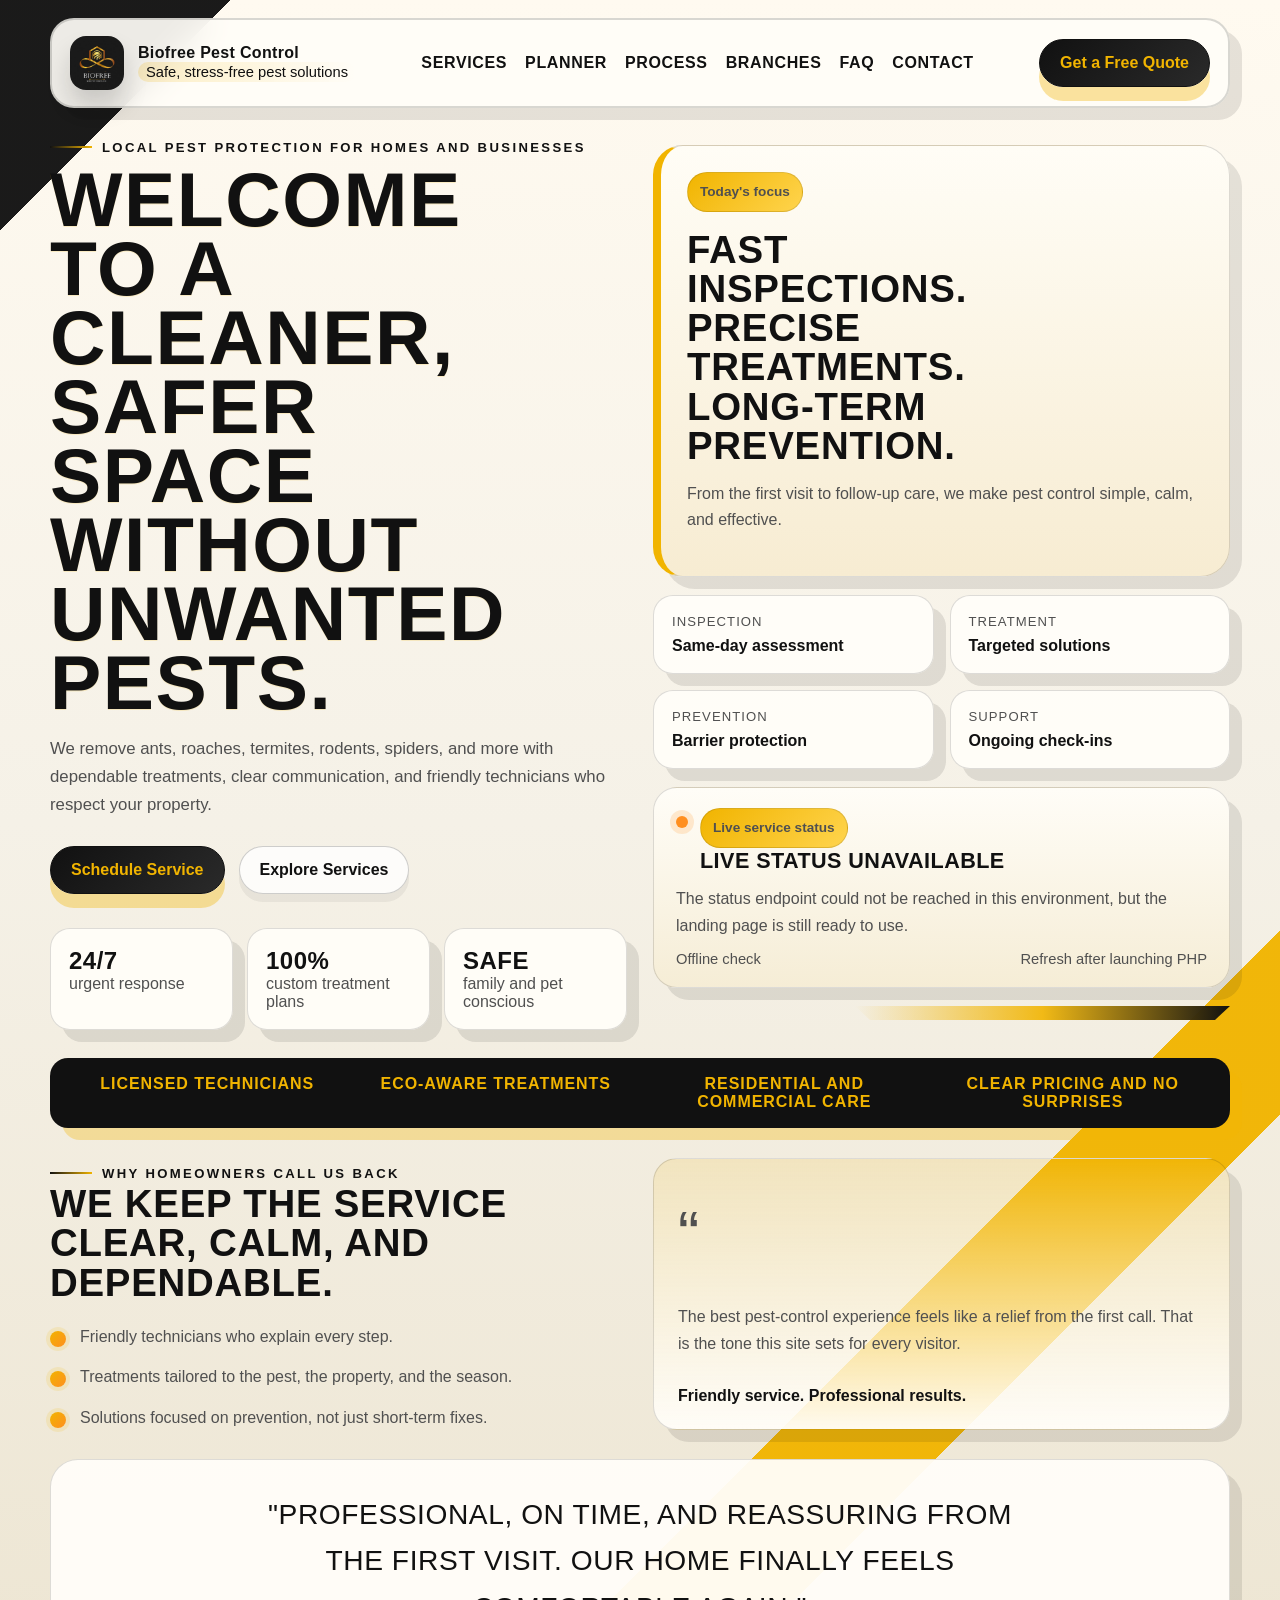
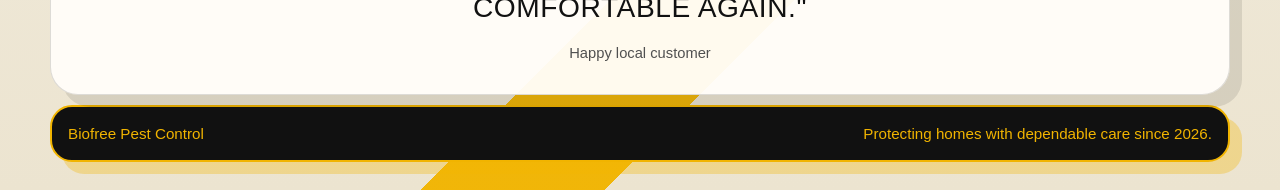
<file: index.html>
<!DOCTYPE html>
<html lang="en">
<head>
    <meta charset="UTF-8">
    <meta name="viewport" content="width=device-width, initial-scale=1.0">
    <meta name="description" content="Biofree Pest Control provides safe, stress-free pest solutions for homes and businesses.">
    <meta name="theme-color" content="#f1b400">
    <title>Biofree Pest Control | Interactive Pest Control Services</title>
    <link rel="stylesheet" href="global.css">
    <link rel="stylesheet" href="style.css">
    <script src="app.js" defer></script>
</head>
<body>
    <div class="page-shell">
        <header class="site-header">
            <div class="brand">
                <a href="index.html" class="brand-logo-link">
                    <img class="brand-logo" src="Biofree Group of Companies Logo.jpg" alt="Biofree Pest Control logo">
                </a>
                <div>
                    <p class="brand-kicker">Biofree Pest Control</p>
                    <p class="brand-subtitle">Safe, stress-free pest solutions</p>
                </div>
            </div>
            <nav class="site-nav" aria-label="Primary">
                <a href="services.html">Services</a>
                <a href="planner.html">Planner</a>
                <a href="process.html">Process</a>
                <a href="branches.html">Branches</a>
                <a href="faq.html">FAQ</a>
                <a href="contact.html">Contact</a>
            </nav>
            <a class="button button-solid" href="contact.html">Get a Free Quote</a>
        </header>

        <main>
            <section class="hero reveal">
                <div class="hero-copy">
                    <p class="eyebrow">Local pest protection for homes and businesses</p>
                    <h1>Welcome to a cleaner, safer space without unwanted pests.</h1>
                    <p class="hero-text">
                        We remove ants, roaches, termites, rodents, spiders, and more with dependable treatments,
                        clear communication, and friendly technicians who respect your property.
                    </p>
                    <div class="hero-actions">
                        <a class="button button-solid" href="contact.html">Schedule Service</a>
                        <a class="button button-ghost" href="services.html">Explore Services</a>
                    </div>
                    <div class="hero-metrics" aria-label="Service highlights">
                        <div>
                            <strong>24/7</strong>
                            <span>urgent response</span>
                        </div>
                        <div>
                            <strong>100%</strong>
                            <span>custom treatment plans</span>
                        </div>
                        <div>
                            <strong>Safe</strong>
                            <span>family and pet conscious</span>
                        </div>
                    </div>
                </div>

                <div class="hero-panel">
                    <div class="hero-card hero-card-large">
                        <p class="card-label">Today's focus</p>
                        <h2>Fast inspections. Precise treatments. Long-term prevention.</h2>
                        <p>
                            From the first visit to follow-up care, we make pest control simple, calm, and effective.
                        </p>
                    </div>
                    <div class="hero-card-grid">
                        <article class="mini-card">
                            <span>Inspection</span>
                            <strong>Same-day assessment</strong>
                        </article>
                        <article class="mini-card">
                            <span>Treatment</span>
                            <strong>Targeted solutions</strong>
                        </article>
                        <article class="mini-card">
                            <span>Prevention</span>
                            <strong>Barrier protection</strong>
                        </article>
                        <article class="mini-card">
                            <span>Support</span>
                            <strong>Ongoing check-ins</strong>
                        </article>
                    </div>
                    <div class="status-panel" aria-live="polite">
                        <div class="status-panel-head">
                            <span class="status-dot" data-status-dot></span>
                            <div>
                                <p class="card-label">Live service status</p>
                                <h3 data-status-title>Checking availability...</h3>
                            </div>
                        </div>
                        <p data-status-copy>Loading the latest status from the system.</p>
                        <div class="status-meta">
                            <span data-status-service>Biofree Pest Control</span>
                            <span data-status-updated>Awaiting update</span>
                        </div>
                    </div>
                </div>
            </section>

            <section class="trust-bar reveal" aria-label="Trust indicators">
                <p>Licensed technicians</p>
                <p>Eco-aware treatments</p>
                <p>Residential and commercial care</p>
                <p>Clear pricing and no surprises</p>
            </section>

            <section class="split-section reveal">
                <div class="split-copy">
                    <p class="eyebrow">Why homeowners call us back</p>
                    <h2>We keep the service clear, calm, and dependable.</h2>
                    <ul class="checklist">
                        <li>Friendly technicians who explain every step.</li>
                        <li>Treatments tailored to the pest, the property, and the season.</li>
                        <li>Solutions focused on prevention, not just short-term fixes.</li>
                    </ul>
                </div>
                <aside class="quote-card">
                    <p class="quote-mark">&ldquo;</p>
                    <p>
                        The best pest-control experience feels like a relief from the first call. That is the tone
                        this site sets for every visitor.
                    </p>
                    <span>Friendly service. Professional results.</span>
                </aside>
            </section>

            <section class="testimonial reveal">
                <p>
                    "Professional, on time, and reassuring from the first visit. Our home finally feels comfortable
                    again."
                </p>
                <span>Happy local customer</span>
            </section>
        </main>

        <button class="back-to-top" type="button" data-back-to-top aria-label="Back to top">Top</button>

        <footer class="site-footer">
            <p>Biofree Pest Control</p>
            <span>Protecting homes with dependable care.</span>
        </footer>
    </div>
</body>
</html>
</file>
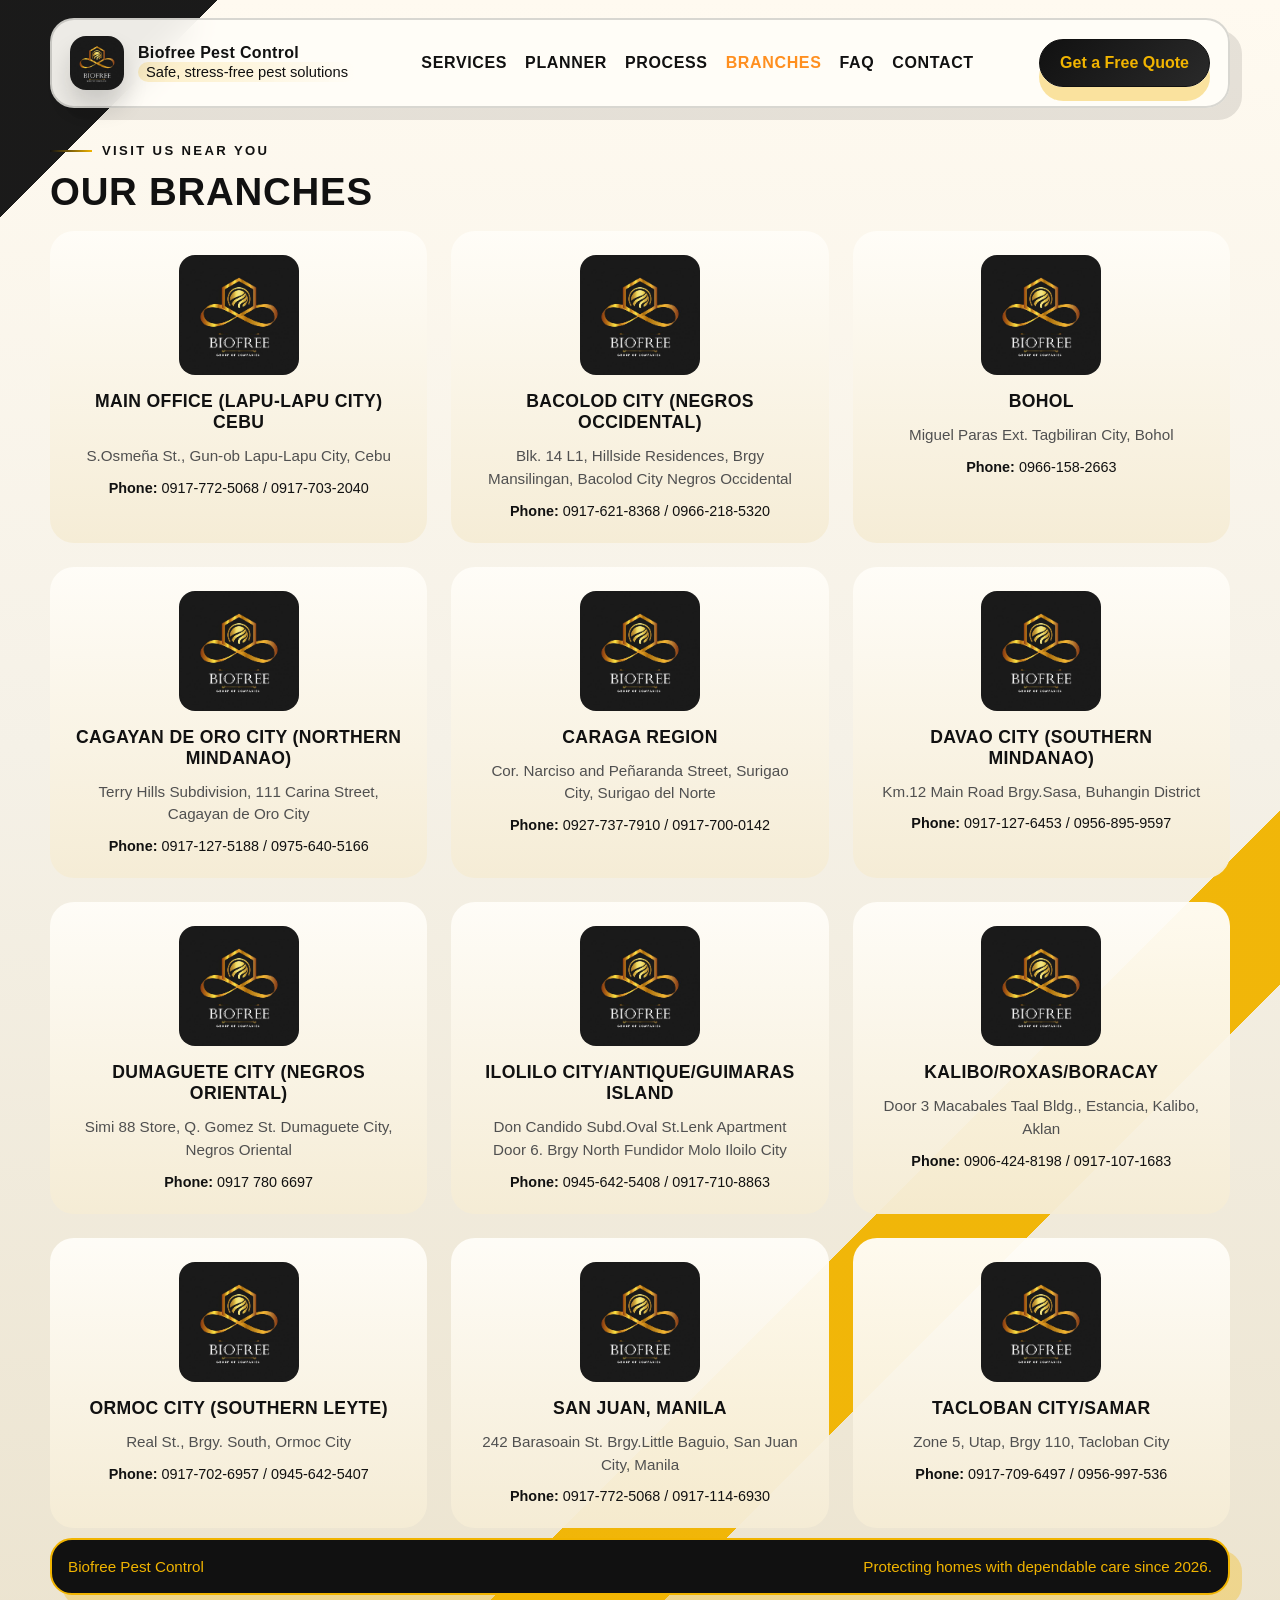
<file: branches.html>
<!DOCTYPE html>
<html lang="en">
<head>
    <meta charset="UTF-8">
    <meta name="viewport" content="width=device-width, initial-scale=1.0">
    <meta name="description" content="Biofree Pest Control branches and locations across the region.">
    <meta name="theme-color" content="#f1b400">
    <title>Our Branches | Biofree Pest Control</title>
    <link rel="stylesheet" href="global.css">
    <link rel="stylesheet" href="style.css">
    <script src="app.js" defer></script>
</head>
<body>
    <div class="page-shell">
        <header class="site-header">
            <div class="brand">
                <a href="index.html" class="brand-logo-link">
                    <img class="brand-logo" src="Biofree Group of Companies Logo.jpg" alt="Biofree Pest Control logo">
                </a>
                <div>
                    <p class="brand-kicker">Biofree Pest Control</p>
                    <p class="brand-subtitle">Safe, stress-free pest solutions</p>
                </div>
            </div>
            <nav class="site-nav" aria-label="Primary">
                <a href="services.html">Services</a>
                <a href="planner.html">Planner</a>
                <a href="process.html">Process</a>
                <a class="is-active" href="branches.html">Branches</a>
                <a href="faq.html">FAQ</a>
                <a href="contact.html">Contact</a>
            </nav>
            <a class="button button-solid" href="contact.html">Get a Free Quote</a>
        </header>

        <main>
            <section class="section reveal">
                <div class="section-heading">
                    <p class="eyebrow">Visit us near you</p>
                    <h2>Our branches</h2>
                </div>
                <div class="branches-grid">
                    <article class="branch-card">
                        <div class="branch-image">
                            <img src="Biofree Group of Companies Logo.jpg" alt="Branch mascot">
                        </div>
                        <h3><a href="https://www.facebook.com/biofreepestcontrolservices" target="_blank">Main Office (Lapu-Lapu City) Cebu</a></h3>
                        <p class="branch-info">
                            <span>S.Osmeña St., Gun-ob Lapu-Lapu City, Cebu</span>
                        </p>
                        <p class="branch-contact">
                            <strong>Phone:</strong> 0917-772-5068 / 0917-703-2040
                        </p>
                    </article>

                    <article class="branch-card">
                        <div class="branch-image">
                            <img src="Biofree Group of Companies Logo.jpg" alt="Branch mascot">
                        </div>
                        <h3><a href="https://www.facebook.com/biofreepestcontrolservicesbacolod" target="_blank">Bacolod City (Negros Occidental)</a></h3>
                        <p class="branch-info">
                            <span>Blk. 14 L1, Hillside Residences, Brgy Mansilingan, Bacolod City Negros Occidental</span>
                        </p>
                        <p class="branch-contact">
                            <strong>Phone:</strong> 0917-621-8368 / 0966-218-5320
                        </p>
                    </article>

                    <article class="branch-card">
                        <div class="branch-image">
                            <img src="Biofree Group of Companies Logo.jpg" alt="Branch mascot">
                        </div>
                        <h3><a href="https://www.facebook.com/biofreebohol" target="_blank">Bohol</a></h3>
                        <p class="branch-info">
                            <span>Miguel Paras Ext. Tagbiliran City, Bohol</span>
                        </p>
                        <p class="branch-contact">
                            <strong>Phone:</strong> 0966-158-2663
                        </p>
                    </article>

                    <article class="branch-card">
                        <div class="branch-image">
                            <img src="Biofree Group of Companies Logo.jpg" alt="Branch mascot">
                        </div>
                        <h3><a href="https://www.facebook.com/profile.php?id=100085234462681" target="_blank">Cagayan De Oro City (Northern Mindanao)</a></h3>
                        <p class="branch-info">
                            <span>Terry Hills Subdivision, 111 Carina Street, Cagayan de Oro City</span>
                        </p>
                        <p class="branch-contact">
                            <strong>Phone:</strong> 0917-127-5188 / 0975-640-5166
                        </p>
                    </article>

                    <article class="branch-card">
                        <div class="branch-image">
                            <img src="Biofree Group of Companies Logo.jpg" alt="Branch mascot">
                        </div>
                        <h3><a href="https://www.facebook.com/profile.php?id=100075595706009" target="_blank">Caraga Region</a></h3>
                        <p class="branch-info">
                            <span>Cor. Narciso and Peñaranda Street, Surigao City, Surigao del Norte</span>
                        </p>
                        <p class="branch-contact">
                            <strong>Phone:</strong> 0927-737-7910 / 0917-700-0142
                        </p>
                    </article>

                    <article class="branch-card">
                        <div class="branch-image">
                            <img src="Biofree Group of Companies Logo.jpg" alt="Branch mascot">
                        </div>
                        <h3><a href="https://www.facebook.com/profile.php?id=100088218984633" target="_blank">Davao City (Southern Mindanao)</a></h3>
                        <p class="branch-info">
                            <span>Km.12 Main Road Brgy.Sasa, Buhangin District</span>
                        </p>
                        <p class="branch-contact">
                            <strong>Phone:</strong> 0917-127-6453 / 0956-895-9597
                        </p>
                    </article>

                    <article class="branch-card">
                        <div class="branch-image">
                            <img src="Biofree Group of Companies Logo.jpg" alt="Branch mascot">
                        </div>
                        <h3><a href="https://www.facebook.com/profile.php?id=61556915164672" target="_blank">Dumaguete City (Negros Oriental)</a></h3>
                        <p class="branch-info">
                            <span>Simi 88 Store, Q. Gomez St. Dumaguete City, Negros Oriental</span>
                        </p>
                        <p class="branch-contact">
                            <strong>Phone:</strong> 0917 780 6697
                        </p>
                    </article>

                    <article class="branch-card">
                        <div class="branch-image">
                            <img src="Biofree Group of Companies Logo.jpg" alt="Branch mascot">
                        </div>
                        <h3><a href="https://www.facebook.com/biofreeiloilo" target="_blank">Ilolilo City/Antique/Guimaras Island</a></h3>
                        <p class="branch-info">
                            <span>Don Candido Subd.Oval St.Lenk Apartment Door 6. Brgy North Fundidor Molo Iloilo City</span>
                        </p>
                        <p class="branch-contact">
                            <strong>Phone:</strong> 0945-642-5408 / 0917-710-8863
                        </p>
                    </article>

                    <article class="branch-card">
                        <div class="branch-image">
                            <img src="Biofree Group of Companies Logo.jpg" alt="Branch mascot">
                        </div>
                        <h3><a href="https://www.facebook.com/profile.php?id=100078435338901" target="_blank">Kalibo/Roxas/Boracay</a></h3>
                        <p class="branch-info">
                            <span>Door 3 Macabales Taal Bldg., Estancia, Kalibo, Aklan</span>
                        </p>
                        <p class="branch-contact">
                            <strong>Phone:</strong> 0906-424-8198 / 0917-107-1683
                        </p>
                    </article>

                    <article class="branch-card">
                        <div class="branch-image">
                            <img src="Biofree Group of Companies Logo.jpg" alt="Branch mascot">
                        </div>
                        <h3><a href="https://www.facebook.com/profile.php?id=100077264446906" target="_blank">Ormoc City (Southern Leyte)</a></h3>
                        <p class="branch-info">
                            <span>Real St., Brgy. South, Ormoc City</span>
                        </p>
                        <p class="branch-contact">
                            <strong>Phone:</strong> 0917-702-6957 / 0945-642-5407
                        </p>
                    </article>

                    <article class="branch-card">
                        <div class="branch-image">
                            <img src="Biofree Group of Companies Logo.jpg" alt="Branch mascot">
                        </div>
                        <h3><a href="https://www.facebook.com/biofreepestcontrolservices" target="_blank">San Juan, Manila</a></h3>
                        <p class="branch-info">
                            <span>242 Barasoain St. Brgy.Little Baguio, San Juan City, Manila</span>
                        </p>
                        <p class="branch-contact">
                            <strong>Phone:</strong> 0917-772-5068 / 0917-114-6930
                        </p>
                    </article>

                    <article class="branch-card">
                        <div class="branch-image">
                            <img src="Biofree Group of Companies Logo.jpg" alt="Branch mascot">
                        </div>
                        <h3><a href="https://www.facebook.com/profile.php?id=100077210989447" target="_blank">Tacloban City/Samar</a></h3>
                        <p class="branch-info">
                            <span>Zone 5, Utap, Brgy 110, Tacloban City</span>
                        </p>
                        <p class="branch-contact">
                            <strong>Phone:</strong> 0917-709-6497 / 0956-997-536
                        </p>
                    </article>
                </div>
            </section>
        </main>

        <button class="back-to-top" type="button" data-back-to-top aria-label="Back to top">Top</button>

        <footer class="site-footer">
            <p>Biofree Pest Control</p>
            <span>Protecting homes with dependable care.</span>
        </footer>
    </div>
</body>
</html>
</file>
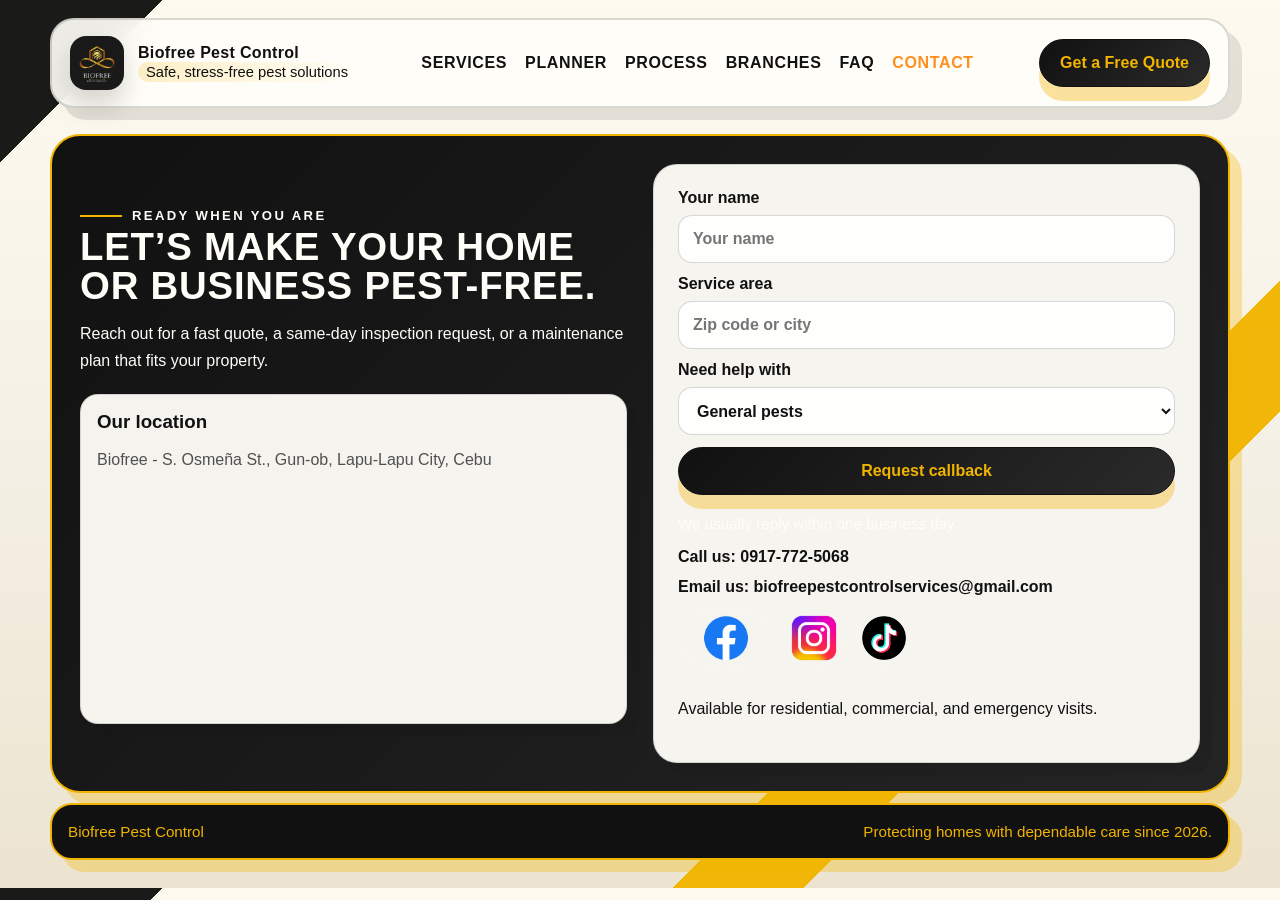
<file: contact.html>
<!DOCTYPE html>
<html lang="en">
<head>
    <meta charset="UTF-8">
    <meta name="viewport" content="width=device-width, initial-scale=1.0">
    <meta name="description" content="Request a Biofree Pest Control callback or quote.">
    <meta name="theme-color" content="#f1b400">
    <title>Contact | Biofree Pest Control</title>
    <link rel="stylesheet" href="global.css">
    <link rel="stylesheet" href="style.css">
    <script src="app.js" defer></script>
</head>
<body>
    <div class="page-shell">
        <header class="site-header">
            <div class="brand">
                <a href="index.html" class="brand-logo-link">
                    <img class="brand-logo" src="Biofree Group of Companies Logo.jpg" alt="Biofree Pest Control logo">
                </a>
                <div>
                    <p class="brand-kicker">Biofree Pest Control</p>
                    <p class="brand-subtitle">Safe, stress-free pest solutions</p>
                </div>
            </div>
            <nav class="site-nav" aria-label="Primary">
                <a href="services.html">Services</a>
                <a href="planner.html">Planner</a>
                <a href="process.html">Process</a>
                <a href="branches.html">Branches</a>
                <a href="faq.html">FAQ</a>
                <a class="is-active" href="contact.html">Contact</a>
            </nav>
            <a class="button button-solid" href="contact.html">Get a Free Quote</a>
        </header>

        <main>
            <section class="cta-section reveal">
                <div>
                    <p class="eyebrow">Ready when you are</p>
                    <h2>Let&rsquo;s make your home or business pest-free.</h2>
                    <p>
                        Reach out for a fast quote, a same-day inspection request, or a maintenance plan that fits
                        your property.
                    </p>
                    <div class="cta-card location-card">
                        <h3>Our location</h3>
                        <p>Biofree - S. Osmeña St., Gun-ob, Lapu-Lapu City, Cebu</p>
                        <iframe
                            class="location-map-frame"
                            title="Biofree location map"
                            src="https://www.google.com/maps?q=Biofree%20S.%20Osme%C3%B1a%20St.,%20Gun-ob,%20Lapu-Lapu%20City,%20Cebu&z=15&output=embed"
                            loading="lazy"
                            referrerpolicy="no-referrer-when-downgrade"
                            allowfullscreen>
                        </iframe>
                    </div>
                </div>
                <form class="cta-card contact-form" data-callback-form>
                    <label>
                        <span>Your name</span>
                        <input type="text" name="name" placeholder="Your name" required>
                    </label>
                    <label>
                        <span>Service area</span>
                        <input type="text" name="area" placeholder="Zip code or city" required>
                    </label>
                    <label>
                        <span>Need help with</span>
                        <select name="problem" required>
                            <option value="general pests">General pests</option>
                            <option value="rodents">Rodents</option>
                            <option value="termites">Termites</option>
                            <option value="seasonal prevention">Seasonal prevention</option>
                        </select>
                    </label>
                    <button class="button button-solid" type="submit">Request callback</button>
                    <p class="form-note" data-form-note>We usually reply within one business day.</p>
                    <a href="tel:0917-772-5068"> Call us: 0917-772-5068</a>
                    <a href="mailto:biofreepestcontrolservices@gmail.com"> Email us: biofreepestcontrolservices@gmail.com</a>
                    <div class="social-circle-links" aria-label="Follow us on social media">
                        <a class="social-circle facebook" href="https://www.facebook.com/biofreepestcontrolservices" target="_blank" rel="noopener noreferrer" aria-label="Facebook">
                            <img src="fb.png" alt="Facebook logo">
                        </a>
                        <a class="social-circle instagram" href="https://www.instagram.com/biofree_group_of_companies" target="_blank" rel="noopener noreferrer" aria-label="Instagram">
                            <img src="insta.png" alt="Instagram logo">
                        </a>
                        <a class="social-circle tiktok" href="https://www.tiktok.com/@biofreegroupofcompanies" target="_blank" rel="noopener noreferrer" aria-label="TikTok">
                            <img src="tiktok-icon-free-png.webp" alt="TikTok logo">
                        </a>
                    </div>
                    <p>Available for residential, commercial, and emergency visits.</p>
                </form>
            </section>

        </main>

        <button class="back-to-top" type="button" data-back-to-top aria-label="Back to top">Top</button>

        <footer class="site-footer">
            <p>Biofree Pest Control</p>
            <span>Protecting homes with dependable care.</span>
        </footer>
    </div>
</body>
</html>
</file>
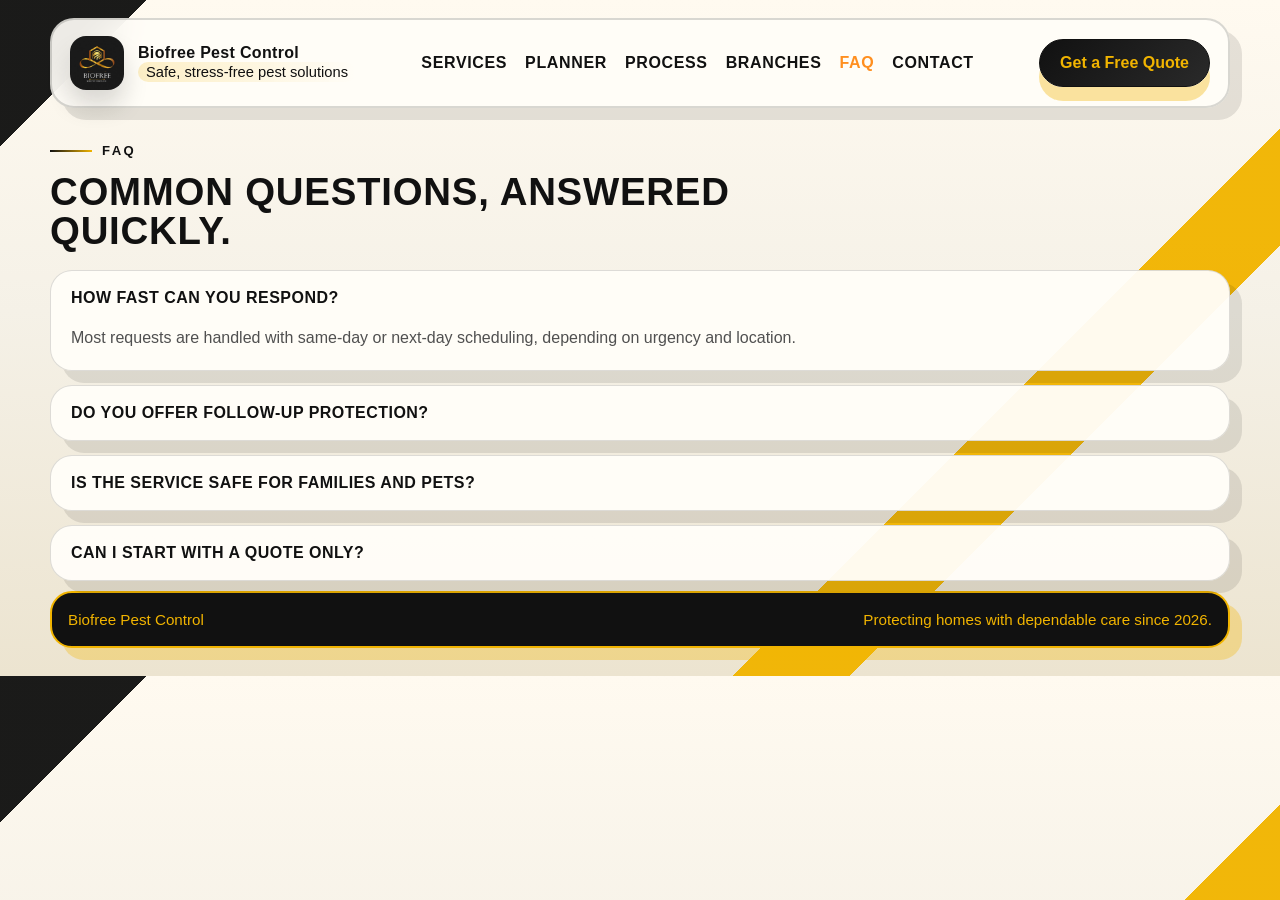
<file: faq.html>
<!DOCTYPE html>
<html lang="en">
<head>
    <meta charset="UTF-8">
    <meta name="viewport" content="width=device-width, initial-scale=1.0">
    <meta name="description" content="Frequently asked questions about Biofree Pest Control scheduling, safety, and follow-up protection.">
    <meta name="theme-color" content="#f1b400">
    <title>FAQ | Biofree Pest Control</title>
    <link rel="stylesheet" href="global.css">
    <link rel="stylesheet" href="style.css">
    <script src="app.js" defer></script>
</head>
<body>
    <div class="page-shell">
        <header class="site-header">
            <div class="brand">
                <a href="index.html" class="brand-logo-link">
                    <img class="brand-logo" src="Biofree Group of Companies Logo.jpg" alt="Biofree Pest Control logo">
                </a>
                <div>
                    <p class="brand-kicker">Biofree Pest Control</p>
                    <p class="brand-subtitle">Safe, stress-free pest solutions</p>
                </div>
            </div>
            <nav class="site-nav" aria-label="Primary">
                <a href="services.html">Services</a>
                <a href="planner.html">Planner</a>
                <a href="process.html">Process</a>
                <a href="branches.html">Branches</a>
                <a class="is-active" href="faq.html">FAQ</a>
                <a href="contact.html">Contact</a>
            </nav>
            <a class="button button-solid" href="contact.html">Get a Free Quote</a>
        </header>

        <main>
            <section class="section reveal">
                <div class="section-heading">
                    <p class="eyebrow">FAQ</p>
                    <h2>Common questions, answered quickly.</h2>
                </div>
                <div class="faq-list">
                    <details open>
                        <summary>How fast can you respond?</summary>
                        <p>Most requests are handled with same-day or next-day scheduling, depending on urgency and location.</p>
                    </details>
                    <details>
                        <summary>Do you offer follow-up protection?</summary>
                        <p>Yes. We can set a recurring plan so your property stays covered after the first treatment.</p>
                    </details>
                    <details>
                        <summary>Is the service safe for families and pets?</summary>
                        <p>We use targeted treatment methods and explain any simple prep steps before the visit.</p>
                    </details>
                    <details>
                        <summary>Can I start with a quote only?</summary>
                        <p>Absolutely. Use the callback form and we will confirm the next step before any service is booked.</p>
                    </details>
                </div>
            </section>
        </main>

        <button class="back-to-top" type="button" data-back-to-top aria-label="Back to top">Top</button>

        <footer class="site-footer">
            <p>Biofree Pest Control</p>
            <span>Protecting homes with dependable care.</span>
        </footer>
    </div>
</body>
</html>
</file>
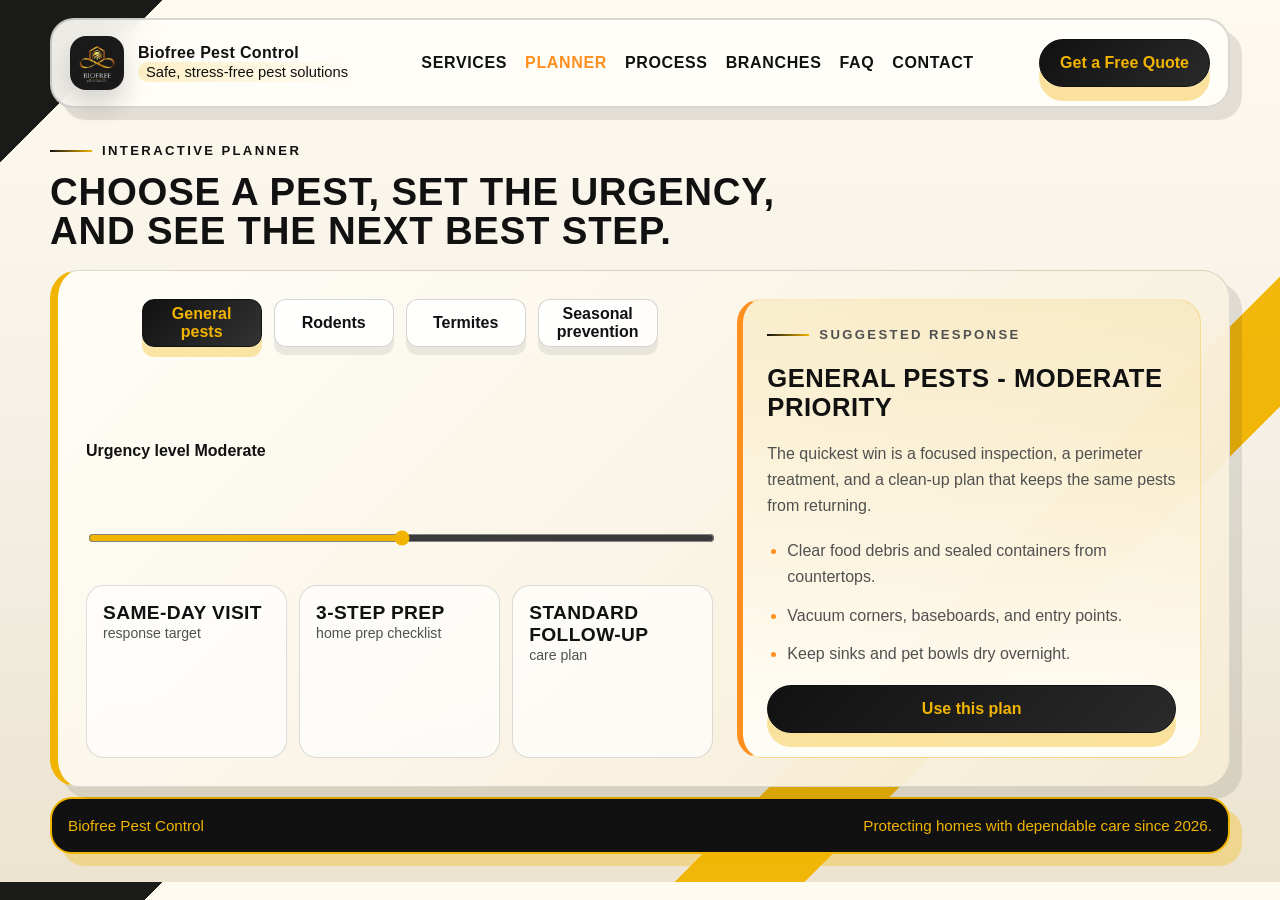
<file: planner.html>
<!DOCTYPE html>
<html lang="en">
<head>
    <meta charset="UTF-8">
    <meta name="viewport" content="width=device-width, initial-scale=1.0">
    <meta name="description" content="Plan the right Biofree Pest Control response by pest type and urgency.">
    <meta name="theme-color" content="#f1b400">
    <title>Planner | Biofree Pest Control</title>
    <link rel="stylesheet" href="global.css">
    <link rel="stylesheet" href="style.css">
    <script src="app.js" defer></script>
</head>
<body>
    <div class="page-shell">
        <header class="site-header">
            <div class="brand">
                <a href="index.html" class="brand-logo-link">
                    <img class="brand-logo" src="Biofree Group of Companies Logo.jpg" alt="Biofree Pest Control logo">
                </a>
                <div>
                    <p class="brand-kicker">Biofree Pest Control</p>
                    <p class="brand-subtitle">Safe, stress-free pest solutions</p>
                </div>
            </div>
            <nav class="site-nav" aria-label="Primary">
                <a href="services.html">Services</a>
                <a class="is-active" href="planner.html">Planner</a>
                <a href="process.html">Process</a>
                <a href="branches.html">Branches</a>
                <a href="faq.html">FAQ</a>
                <a href="contact.html">Contact</a>
            </nav>
            <a class="button button-solid" href="contact.html">Get a Free Quote</a>
        </header>

        <main>
            <section id="planner" class="section reveal">
                <div class="section-heading">
                    <p class="eyebrow">Interactive planner</p>
                    <h2>Choose a pest, set the urgency, and see the next best step.</h2>
                </div>
                <div class="planner-card">
                    <div class="planner-controls">
                        <div class="option-group" aria-label="Pest selector">
                            <button class="option-chip is-active" type="button" data-pest-button="general" aria-pressed="true">General pests</button>
                            <button class="option-chip" type="button" data-pest-button="rodents" aria-pressed="false">Rodents</button>
                            <button class="option-chip" type="button" data-pest-button="termites" aria-pressed="false">Termites</button>
                            <button class="option-chip" type="button" data-pest-button="seasonal" aria-pressed="false">Seasonal prevention</button>
                        </div>
                        <label class="range-field" for="urgency-range">
                            <span>Urgency level <strong data-urgency-label>Moderate</strong></span>
                            <input id="urgency-range" data-urgency-slider type="range" min="1" max="5" value="3">
                        </label>
                        <div class="planner-metrics">
                            <div>
                                <strong data-plan-response>Same-day visit</strong>
                                <span>response target</span>
                            </div>
                            <div>
                                <strong data-plan-prep>3-step prep</strong>
                                <span>home prep checklist</span>
                            </div>
                            <div>
                                <strong data-plan-followup>Standard follow-up</strong>
                                <span>care plan</span>
                            </div>
                        </div>
                    </div>
                    <aside class="planner-summary">
                        <p class="eyebrow">Suggested response</p>
                        <h3 data-plan-title>General pests - Moderate priority</h3>
                        <p data-plan-copy>The quickest win is a focused inspection, a perimeter treatment, and a clean-up plan that keeps the same pests from returning.</p>
                        <ul class="mini-list" data-plan-tips>
                            <li>Clear food debris and sealed containers from countertops.</li>
                            <li>Vacuum corners, baseboards, and entry points.</li>
                            <li>Keep sinks and pet bowls dry overnight.</li>
                        </ul>
                        <a class="button button-solid" href="contact.html">Use this plan</a>
                    </aside>
                </div>
            </section>
        </main>

        <button class="back-to-top" type="button" data-back-to-top aria-label="Back to top">Top</button>

        <footer class="site-footer">
            <p>Biofree Pest Control</p>
            <span>Protecting homes with dependable care.</span>
        </footer>
    </div>
</body>
</html>
</file>
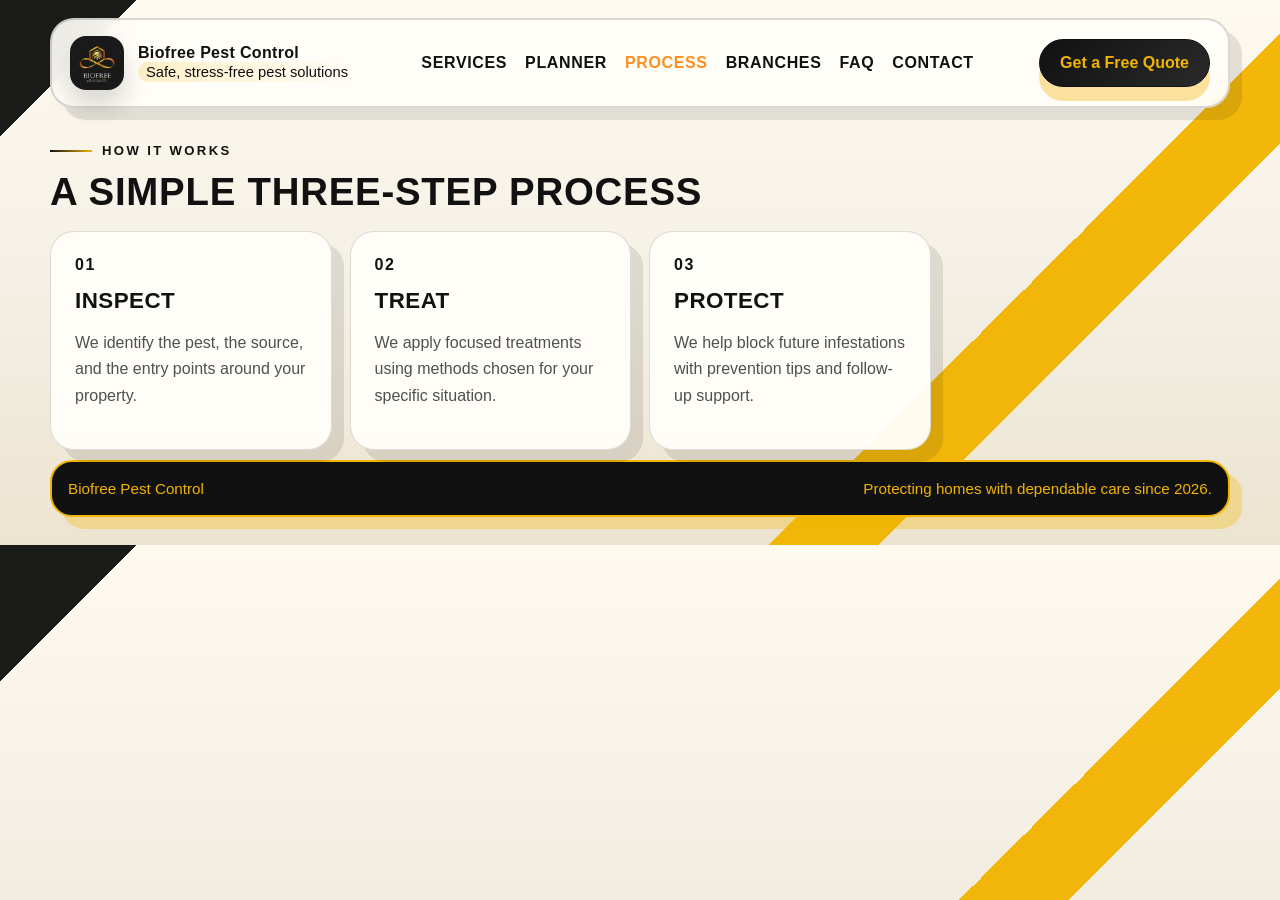
<file: process.html>
<!DOCTYPE html>
<html lang="en">
<head>
    <meta charset="UTF-8">
    <meta name="viewport" content="width=device-width, initial-scale=1.0">
    <meta name="description" content="Biofree Pest Control inspection, treatment, and prevention process.">
    <meta name="theme-color" content="#f1b400">
    <title>Process | Biofree Pest Control</title>
    <link rel="stylesheet" href="global.css">
    <link rel="stylesheet" href="style.css">
    <script src="app.js" defer></script>
</head>
<body>
    <div class="page-shell">
        <header class="site-header">
            <div class="brand">
                <a href="index.html" class="brand-logo-link">
                    <img class="brand-logo" src="Biofree Group of Companies Logo.jpg" alt="Biofree Pest Control logo">
                </a>
                <div>
                    <p class="brand-kicker">Biofree Pest Control</p>
                    <p class="brand-subtitle">Safe, stress-free pest solutions</p>
                </div>
            </div>
            <nav class="site-nav" aria-label="Primary">
                <a href="services.html">Services</a>
                <a href="planner.html">Planner</a>
                <a class="is-active" href="process.html">Process</a>
                <a href="branches.html">Branches</a>
                <a href="faq.html">FAQ</a>
                <a href="contact.html">Contact</a>
            </nav>
            <a class="button button-solid" href="contact.html">Get a Free Quote</a>
        </header>

        <main>
            <section class="section reveal">
                <div class="section-heading">
                    <p class="eyebrow">How it works</p>
                    <h2>A simple three-step process</h2>
                </div>
                <div class="step-grid">
                    <article class="step-card">
                        <span>01</span>
                        <h3>Inspect</h3>
                        <p>We identify the pest, the source, and the entry points around your property.</p>
                    </article>
                    <article class="step-card">
                        <span>02</span>
                        <h3>Treat</h3>
                        <p>We apply focused treatments using methods chosen for your specific situation.</p>
                    </article>
                    <article class="step-card">
                        <span>03</span>
                        <h3>Protect</h3>
                        <p>We help block future infestations with prevention tips and follow-up support.</p>
                    </article>
                </div>
            </section>
        </main>

        <button class="back-to-top" type="button" data-back-to-top aria-label="Back to top">Top</button>

        <footer class="site-footer">
            <p>Biofree Pest Control</p>
            <span>Protecting homes with dependable care.</span>
        </footer>
    </div>
</body>
</html>
</file>
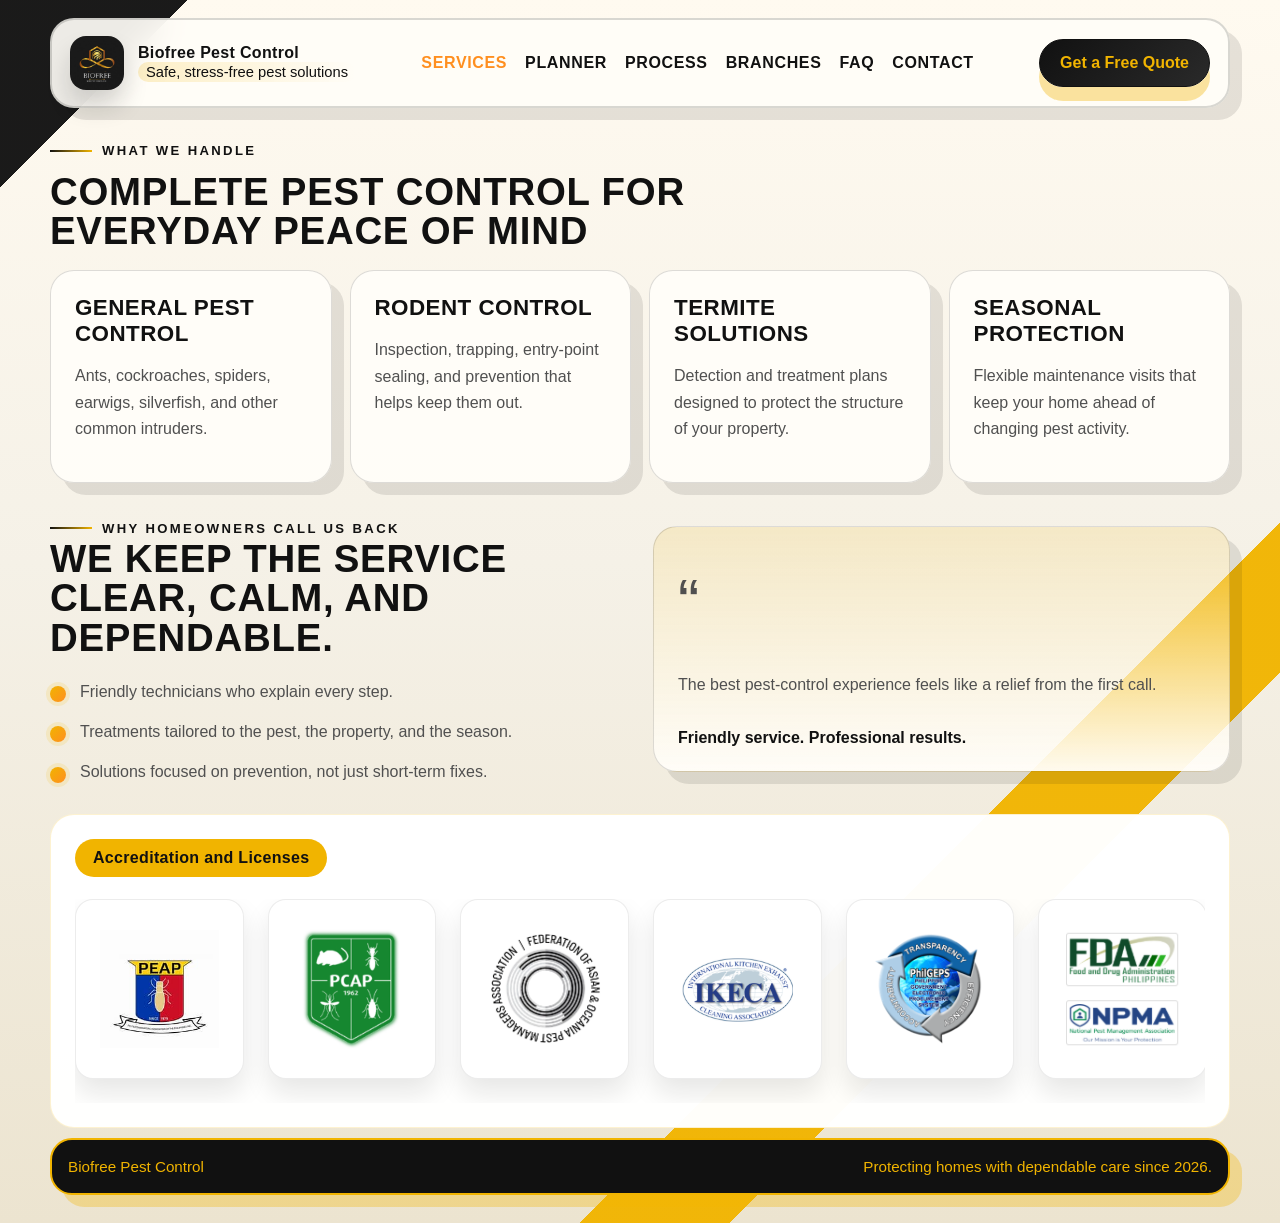
<file: services.html>
<!DOCTYPE html>
<html lang="en">
<head>
    <meta charset="UTF-8">
    <meta name="viewport" content="width=device-width, initial-scale=1.0">
    <meta name="description" content="Biofree Pest Control services for general pests, rodents, termites, and seasonal prevention.">
    <meta name="theme-color" content="#f1b400">
    <title>Services | Biofree Pest Control</title>
    <link rel="stylesheet" href="global.css">
    <link rel="stylesheet" href="style.css">
    <script src="app.js" defer></script>
</head>
<body>
    <div class="page-shell">
        <header class="site-header">
            <div class="brand">
                <a href="index.html" class="brand-logo-link">
                    <img class="brand-logo" src="Biofree Group of Companies Logo.jpg" alt="Biofree Pest Control logo">
                </a>
                <div>
                    <p class="brand-kicker">Biofree Pest Control</p>
                    <p class="brand-subtitle">Safe, stress-free pest solutions</p>
                </div>
            </div>
            <nav class="site-nav" aria-label="Primary">
                <a class="is-active" href="services.html">Services</a>
                <a href="planner.html">Planner</a>
                <a href="process.html">Process</a>
                <a href="branches.html">Branches</a>
                <a href="faq.html">FAQ</a>
                <a href="contact.html">Contact</a>
            </nav>
            <a class="button button-solid" href="contact.html">Get a Free Quote</a>
        </header>

        <main>
            <section class="section reveal">
                <div class="section-heading">
                    <p class="eyebrow">What we handle</p>
                    <h2>Complete pest control for everyday peace of mind</h2>
                </div>
                <div class="card-grid">
                    <article class="info-card service-card">
                        <h3>General pest control</h3>
                        <p>Ants, cockroaches, spiders, earwigs, silverfish, and other common intruders.</p>
                    </article>
                    <article class="info-card service-card">
                        <h3>Rodent control</h3>
                        <p>Inspection, trapping, entry-point sealing, and prevention that helps keep them out.</p>
                    </article>
                    <article class="info-card service-card">
                        <h3>Termite solutions</h3>
                        <p>Detection and treatment plans designed to protect the structure of your property.</p>
                    </article>
                    <article class="info-card service-card">
                        <h3>Seasonal protection</h3>
                        <p>Flexible maintenance visits that keep your home ahead of changing pest activity.</p>
                    </article>
                </div>
            </section>

            <section class="split-section reveal">
                <div class="split-copy">
                    <p class="eyebrow">Why homeowners call us back</p>
                    <h2>We keep the service clear, calm, and dependable.</h2>
                    <ul class="checklist">
                        <li>Friendly technicians who explain every step.</li>
                        <li>Treatments tailored to the pest, the property, and the season.</li>
                        <li>Solutions focused on prevention, not just short-term fixes.</li>
                    </ul>
                </div>
                <aside class="quote-card">
                    <p class="quote-mark">&ldquo;</p>
                    <p>The best pest-control experience feels like a relief from the first call.</p>
                    <span>Friendly service. Professional results.</span>
                </aside>
            </section>

            <section class="badge-section reveal">
                <div class="badge-header">Accreditation and Licenses</div>
                <div class="badge-marquee">
                    <div class="badge-track">
                        <div class="badge-group">
                            <div class="badge-card"><img src="PEAP.jpg" alt="PEAP accreditation logo"></div>
                            <div class="badge-card"><img src="PCAP.png" alt="PCAP accreditation logo"></div>
                            <div class="badge-card"><img src="FAOPMA.png" alt="FAOPMA accreditation logo"></div>
                            <div class="badge-card"><img src="IKECA.png" alt="IKECA accreditation logo"></div>
                            <div class="badge-card"><img src="TEA.png" alt="TEA accreditation logo"></div>
                            <div class="badge-card"><img src="FDA.png" alt="FDA accreditation logo"></div>
                        </div>
                        <div class="badge-group" aria-hidden="true">
                            <div class="badge-card"><img src="PEAP.jpg" alt=""></div>
                            <div class="badge-card"><img src="PCAP.png" alt=""></div>
                            <div class="badge-card"><img src="FAOPMA.png" alt=""></div>
                            <div class="badge-card"><img src="IKECA.png" alt=""></div>
                            <div class="badge-card"><img src="TEA.png" alt=""></div>
                            <div class="badge-card"><img src="FDA.png" alt=""></div>
                        </div>
                    </div>
                </div>
            </section>
        </main>

        <button class="back-to-top" type="button" data-back-to-top aria-label="Back to top">Top</button>

        <footer class="site-footer">
            <p>Biofree Pest Control</p>
            <span>Protecting homes with dependable care.</span>
        </footer>
    </div>
</body>
</html>
</file>
<file: global.css>
*,
*::before,
*::after {
	box-sizing: border-box;
}

:root {
	--color-bg: #f5f1e7;
	--color-bg-strong: #ece4d0;
	--color-surface: #fffdf8;
	--color-surface-muted: #f7ecd2;
	--color-text: #111111;
	--color-muted: #505050;
	--color-brand: #f1b400;
	--color-brand-soft: #ffd44d;
	--color-accent: #ff8f1f;
	--color-line: rgba(17, 17, 17, 0.14);
	--shadow-card: 12px 12px 0 rgba(17, 17, 17, 0.1);
	--shadow-card-brand: 12px 12px 0 rgba(241, 180, 0, 0.32);
	--shadow-button: 0 14px 0 rgba(241, 180, 0, 0.36);
	--radius-sm: 14px;
	--radius-md: 18px;
	--radius-lg: 24px;
	--radius-xl: 30px;
	--container: 1180px;
	--space-page: 32px;
	--font-body: "Trebuchet MS", "Segoe UI", sans-serif;
	--font-display: Impact, Haettenschweiler, "Arial Narrow Bold", sans-serif;
	--ease-standard: 180ms ease;
}

html {
	scroll-behavior: smooth;
}

body {
	position: relative;
	overflow-x: hidden;
	margin: 0;
	color: var(--color-text);
	font-family: var(--font-body);
	background:
		linear-gradient(135deg, rgba(17, 17, 17, 0.96) 0 7.5%, transparent 7.5% 72%, rgba(241, 180, 0, 0.96) 72% 78%, transparent 78%),
		linear-gradient(180deg, #fffaf0 0%, var(--color-bg) 46%, var(--color-bg-strong) 100%);
}

a {
	color: inherit;
	text-decoration: none;
}

button,
input,
select,
textarea {
	font: inherit;
}

img {
	display: block;
	max-width: 100%;
}

.page-shell {
	position: relative;
	width: min(var(--container), calc(100% - var(--space-page)));
	margin: 0 auto;
	padding: 18px 0 28px;
}

.site-header {
	position: sticky;
	top: 14px;
	z-index: 10;
	display: flex;
	align-items: center;
	justify-content: space-between;
	gap: 20px;
	padding: 16px 18px;
	border: 2px solid rgba(17, 17, 17, 0.16);
	border-radius: var(--radius-lg);
	background: rgba(255, 253, 248, 0.92);
	backdrop-filter: blur(16px);
	box-shadow: var(--shadow-card);
}

.brand {
	display: flex;
	align-items: center;
	gap: 14px;
}

.brand-logo-link {
	display: inline-flex;
	flex: none;
	align-items: center;
}

.brand-logo {
	width: 54px;
	height: 54px;
	object-fit: cover;
	border-radius: 16px;
	box-shadow: 0 16px 24px rgba(17, 17, 17, 0.16);
}

.brand-kicker,
.brand-subtitle,
.eyebrow,
.card-label {
	margin: 0;
}

.brand-kicker {
	font-weight: 700;
	letter-spacing: 0.02em;
}

.brand-subtitle {
	display: inline-flex;
	padding: 2px 8px;
	border-radius: 999px;
	color: var(--color-text);
	background: linear-gradient(90deg, rgba(241, 180, 0, 0.2), rgba(241, 180, 0, 0));
	font-size: 0.92rem;
}

.site-nav {
	display: flex;
	flex-wrap: wrap;
	gap: 18px;
	color: var(--color-text);
	font-weight: 800;
	text-transform: uppercase;
	letter-spacing: 0.04em;
}

.site-nav a:hover,
.site-nav a:focus-visible,
.site-nav a.is-active {
	color: var(--color-accent);
}

.button {
	display: inline-flex;
	align-items: center;
	justify-content: center;
	min-height: 48px;
	padding: 0 20px;
	border: 1px solid transparent;
	border-radius: 999px;
	font-weight: 700;
	transition: transform var(--ease-standard), box-shadow var(--ease-standard), background-color var(--ease-standard);
}

.button:hover,
.button:focus-visible {
	transform: translateY(-1px);
}

.button-solid {
	border-color: var(--color-text);
	background: linear-gradient(135deg, var(--color-text), #2a2a2a);
	color: var(--color-brand);
	box-shadow: var(--shadow-button);
}

.button-solid:hover,
.button-solid:focus-visible {
	box-shadow: 0 18px 0 rgba(241, 180, 0, 0.36);
}

.button-ghost {
	border-color: rgba(17, 17, 17, 0.2);
	background: rgba(255, 255, 255, 0.78);
	box-shadow: 0 8px 0 rgba(17, 17, 17, 0.06);
}

.eyebrow {
	display: inline-flex;
	align-items: center;
	gap: 10px;
	color: var(--color-text);
	font-size: 0.82rem;
	font-weight: 800;
	letter-spacing: 0.18em;
	text-transform: uppercase;
}

.eyebrow::before {
	content: "";
	width: 42px;
	height: 2px;
	background: linear-gradient(90deg, var(--color-text), var(--color-brand));
}

.card-label {
	display: inline-flex;
	padding: 8px 12px;
	border: 1px solid rgba(17, 17, 17, 0.12);
	border-radius: 999px;
	background: linear-gradient(135deg, var(--color-brand), var(--color-brand-soft));
	color: var(--color-text);
	font-size: 0.85rem;
	font-weight: 700;
}

.surface-card {
	border: 1px solid var(--color-line);
	background: rgba(255, 253, 248, 0.96);
	box-shadow: var(--shadow-card);
}

.display-heading {
	font-family: var(--font-display);
	line-height: 0.95;
	letter-spacing: 0.02em;
	text-transform: uppercase;
}

.muted-copy {
	color: var(--color-muted);
	line-height: 1.65;
}

.section {
	display: grid;
	gap: 20px;
}

.section-heading {
	max-width: 760px;
	color: var(--color-muted);
	line-height: 1.65;
}

.section-heading h2 {
	margin: 10px 0 0;
	color: var(--color-text);
	font-family: var(--font-display);
	font-size: clamp(2rem, 3vw, 3.1rem);
	line-height: 1.02;
	letter-spacing: 0.02em;
	text-transform: uppercase;
}

.reveal {
	opacity: 0;
	transform: translateY(22px);
	transition: opacity 700ms ease, transform 700ms ease;
}

.reveal.is-visible {
	opacity: 1;
	transform: translateY(0);
}

.site-footer {
	display: flex;
	justify-content: space-between;
	gap: 16px;
	padding: 18px 16px;
	border: 2px solid var(--color-brand);
	border-radius: 22px;
	background: var(--color-text);
	box-shadow: var(--shadow-card-brand);
	font-size: 0.95rem;
}

.site-footer p,
.site-footer span {
	margin: 0;
	color: var(--color-brand);
}

@media (max-width: 820px) {
	.site-header {
		flex-direction: column;
		align-items: flex-start;
	}

	.site-nav {
		width: 100%;
		justify-content: space-between;
	}
}

@media (max-width: 640px) {
	:root {
		--space-page: 20px;
	}

	.page-shell {
		padding-top: 10px;
	}

	.site-header {
		border-radius: 20px;
		box-shadow: 8px 8px 0 rgba(17, 17, 17, 0.1);
	}

	.site-nav {
		gap: 12px;
		font-size: 0.92rem;
	}

	.site-footer {
		flex-direction: column;
	}
}
</file>
<file: style.css>
main {
	display: grid;
	gap: 28px;
	padding: 26px 0 10px;
}

.hero,
.split-section,
.cta-section {
	display: grid;
	grid-template-columns: repeat(2, minmax(0, 1fr));
	gap: 26px;
	align-items: center;
}

.hero {
	min-height: calc(100vh - 120px);
}

.hero-copy h1,
.split-copy h2,
.cta-section h2,
.hero-card h2,
.planner-summary h3,
.info-card h3,
.step-card h3 {
	color: var(--color-text);
	font-family: var(--font-display);
	text-transform: uppercase;
	letter-spacing: 0.02em;
}

.hero-copy h1 {
	max-width: 11ch;
	margin: 10px 0 0;
	font-size: clamp(3rem, 6vw, 5.4rem);
	line-height: 0.9;
	text-shadow: 0 1px 0 rgba(241, 180, 0, 0.18);
}

.split-copy h2,
.cta-section h2,
.hero-card h2 {
	margin: 0;
	font-size: clamp(2rem, 3vw, 3.1rem);
	line-height: 1.02;
}

.hero-text,
.split-copy,
.cta-section p,
.info-card p,
.step-card p,
.hero-card p,
.testimonial p,
.quote-card p,
.status-panel p,
.planner-summary p,
.mini-list,
.faq-list p {
	color: var(--color-muted);
	line-height: 1.65;
}

.hero-text {
	max-width: 60ch;
	margin: 18px 0 0;
	font-size: 1.05rem;
}

.hero-actions {
	display: flex;
	flex-wrap: wrap;
	gap: 14px;
	margin-top: 28px;
}

.hero-metrics {
	display: grid;
	grid-template-columns: repeat(3, minmax(0, 1fr));
	gap: 14px;
	margin-top: 34px;
}

.hero-metrics div,
.mini-card,
.info-card,
.step-card,
.quote-card,
.cta-card,
.hero-card,
.testimonial,
.trust-bar,
.status-panel,
.planner-card,
.faq-list details,
.contact-form,
.back-to-top {
	border: 1px solid var(--color-line);
	background: rgba(255, 253, 248, 0.96);
	box-shadow: var(--shadow-card);
}

.hero-metrics div {
	padding: 18px;
	border-radius: 20px;
}

.hero-metrics strong {
	display: block;
	color: var(--color-text);
	font-family: var(--font-display);
	font-size: 1.5rem;
	letter-spacing: 0.02em;
	text-transform: uppercase;
}

.hero-metrics span,
.mini-card span,
.step-card span,
.quote-card span {
	color: var(--color-muted);
}

.hero-panel {
	display: grid;
	gap: 18px;
}

.hero-panel::after {
	content: "";
	display: block;
	width: 65%;
	height: 14px;
	margin-left: auto;
	background: linear-gradient(90deg, transparent, rgba(241, 180, 0, 0.9), var(--color-text));
	clip-path: polygon(0 0, 100% 0, 96% 100%, 4% 100%);
}

.hero-card {
	padding: 26px;
	border-radius: var(--radius-xl);
}

.hero-card-large {
	min-height: 240px;
	border-left: 8px solid var(--color-brand);
	background: linear-gradient(180deg, #fffdf6 0%, var(--color-surface-muted) 100%);
}

.hero-card h2 {
	max-width: 12ch;
	margin-top: 18px;
}

.hero-card-grid {
	display: grid;
	grid-template-columns: repeat(2, minmax(0, 1fr));
	gap: 16px;
}

.mini-card {
	padding: 18px;
	border-radius: 20px;
}

.mini-card span {
	display: block;
	margin-bottom: 8px;
	font-size: 0.82rem;
	text-transform: uppercase;
	letter-spacing: 0.08em;
}

.mini-card strong {
	display: block;
	color: var(--color-text);
}

.status-panel {
	display: grid;
	gap: 12px;
	padding: 20px 22px;
	border-radius: var(--radius-lg);
	background: linear-gradient(180deg, rgba(255, 253, 248, 0.96), rgba(245, 236, 213, 0.96));
}

.status-panel-head {
	display: flex;
	gap: 12px;
	align-items: flex-start;
}

.status-panel h3 {
	margin: 0;
	font-family: var(--font-display);
	font-size: 1.35rem;
	letter-spacing: 0.02em;
	text-transform: uppercase;
}

.status-panel p {
	margin: 0;
}

.status-dot {
	flex: none;
	width: 12px;
	height: 12px;
	margin-top: 8px;
	border-radius: 50%;
	background: #9a9a9a;
	box-shadow: 0 0 0 6px rgba(17, 17, 17, 0.08);
}

.status-dot.is-live {
	background: var(--color-brand);
	box-shadow: 0 0 0 6px rgba(241, 180, 0, 0.18);
}

.status-dot.is-warning {
	background: var(--color-accent);
	box-shadow: 0 0 0 6px rgba(255, 143, 31, 0.18);
}

.status-dot.is-error {
	background: #bf4d4d;
	box-shadow: 0 0 0 6px rgba(191, 77, 77, 0.18);
}

.status-meta {
	display: flex;
	flex-wrap: wrap;
	justify-content: space-between;
	gap: 12px;
	color: var(--color-muted);
	font-size: 0.92rem;
}

.trust-bar {
	display: grid;
	grid-template-columns: repeat(4, minmax(0, 1fr));
	gap: 12px;
	padding: 16px 18px;
	border-radius: var(--radius-md);
	background: var(--color-text);
	color: var(--color-brand);
	text-align: center;
	font-weight: 700;
	text-transform: uppercase;
	letter-spacing: 0.06em;
	box-shadow: var(--shadow-card-brand);
}

.trust-bar p {
	margin: 0;
	color: var(--color-brand);
}

.card-grid,
.step-grid {
	display: grid;
	grid-template-columns: repeat(4, minmax(0, 1fr));
	gap: 18px;
}

.info-card,
.step-card,
.quote-card,
.cta-card {
	padding: 24px;
	border-radius: var(--radius-lg);
}

.info-card h3,
.step-card h3 {
	margin: 0 0 10px;
	font-size: 1.4rem;
}

.service-card {
	cursor: pointer;
	transition: transform var(--ease-standard), border-color var(--ease-standard), box-shadow var(--ease-standard);
}

.service-card:hover,
.service-card:focus-visible,
.service-card.is-selected {
	transform: translateY(-4px);
	border-color: rgba(241, 180, 0, 0.36);
	box-shadow: 12px 16px 0 rgba(17, 17, 17, 0.12);
}

.planner-card {
	display: grid;
	grid-template-columns: 1.15fr 0.85fr;
	gap: 24px;
	padding: 28px;
	border-left: 8px solid var(--color-brand);
	border-radius: 28px;
	background: linear-gradient(135deg, rgba(255, 253, 248, 0.96), rgba(245, 236, 213, 0.96));
}

.planner-controls,
.planner-summary {
	display: grid;
	gap: 18px;
}

.option-group {
	display: flex;
	flex-wrap: wrap;
	gap: 12px;
	justify-content: center;
}

.option-chip {
	width: 120px;
	height: 48px;
	padding: 0 12px;
	border: 1px solid rgba(17, 17, 17, 0.18);
	border-radius: 12px;
	background: rgba(255, 255, 255, 0.88);
	color: var(--color-text);
	box-shadow: 0 8px 0 rgba(17, 17, 17, 0.08);
	font: inherit;
	font-weight: 700;
	cursor: pointer;
	transition: transform var(--ease-standard), background-color var(--ease-standard), color var(--ease-standard);
	display: inline-flex;
	align-items: center;
	justify-content: center;
	text-align: center;
}

.option-chip:hover,
.option-chip:focus-visible {
	transform: translateY(-1px);
}

.option-chip.is-active {
	border-color: var(--color-text);
	background: linear-gradient(135deg, var(--color-text), #333333);
	color: var(--color-brand);
	box-shadow: 0 10px 0 rgba(241, 180, 0, 0.32);
}

.range-field {
	display: grid;
	gap: 10px;
	color: var(--color-text);
	font-weight: 700;
}

.range-field strong {
	color: var(--color-text);
}

.range-field input[type="range"] {
	width: 100%;
	accent-color: var(--color-brand);
}

.planner-metrics {
	display: grid;
	grid-template-columns: repeat(3, minmax(0, 1fr));
	gap: 12px;
}

.planner-metrics div {
	padding: 16px;
	border: 1px solid var(--color-line);
	border-radius: var(--radius-md);
	background: rgba(255, 255, 255, 0.66);
}

.planner-metrics strong {
	display: block;
	color: var(--color-text);
	font-family: var(--font-display);
	font-size: 1.2rem;
	letter-spacing: 0.02em;
	text-transform: uppercase;
}

.planner-metrics span {
	color: var(--color-muted);
	font-size: 0.88rem;
}

.planner-summary {
	align-content: start;
	padding: 24px;
	border: 1px solid rgba(241, 180, 0, 0.28);
	border-left: 6px solid var(--color-accent);
	border-radius: var(--radius-lg);
	background: linear-gradient(180deg, rgba(241, 180, 0, 0.12), rgba(255, 253, 248, 0.98));
}

.planner-summary h3 {
	margin: 0;
	font-size: 1.6rem;
	line-height: 1.15;
}

.planner-summary p {
	margin: 0;
}

.mini-list {
	display: grid;
	gap: 12px;
	margin: 0;
	padding-left: 20px;
}

.mini-list li::marker {
	color: var(--color-accent);
}

.split-copy {
	max-width: 640px;
}

.checklist {
	display: grid;
	gap: 14px;
	padding: 0;
	margin: 22px 0 0;
	list-style: none;
}

.checklist li {
	position: relative;
	padding-left: 30px;
}

.checklist li::before {
	content: "";
	position: absolute;
	top: 0.45em;
	left: 0;
	width: 16px;
	height: 16px;
	border-radius: 50%;
	background: linear-gradient(135deg, var(--color-brand), var(--color-accent));
	box-shadow: 0 0 0 4px rgba(241, 180, 0, 0.14);
}

.quote-card {
	background: linear-gradient(180deg, rgba(241, 180, 0, 0.14), rgba(255, 253, 248, 0.96));
}

.quote-mark {
	margin: 0;
	color: rgba(17, 17, 17, 0.4);
	font-family: var(--font-display);
	font-size: 4rem;
	line-height: 0.8;
}

.quote-card span {
	display: inline-block;
	margin-top: 14px;
	color: var(--color-text);
	font-weight: 700;
}

.step-card span {
	display: inline-flex;
	margin-bottom: 14px;
	color: var(--color-text);
	font-weight: 800;
	letter-spacing: 0.1em;
}

.faq-list {
	display: grid;
	gap: 14px;
}

.faq-list details {
	padding: 0 20px;
	border-radius: 22px;
}

.faq-list summary {
	padding: 18px 0;
	color: var(--color-text);
	font-weight: 700;
	text-transform: uppercase;
	letter-spacing: 0.03em;
	list-style: none;
	cursor: pointer;
}

.faq-list summary::-webkit-details-marker {
	display: none;
}

.faq-list p {
	margin: 0 0 18px;
}

.testimonial {
	padding: 32px;
	border-radius: 28px;
	text-align: center;
}

.testimonial p {
	max-width: 760px;
	margin: 0 auto;
	color: var(--color-text);
	font-family: var(--font-display);
	font-size: clamp(1.4rem, 2.2vw, 2rem);
	letter-spacing: 0.02em;
	text-transform: uppercase;
}

.testimonial span {
	display: inline-block;
	margin-top: 14px;
	color: var(--color-muted);
	font-size: 0.92rem;
}

.cta-section {
	padding: 28px;
	border: 2px solid var(--color-brand);
	border-radius: var(--radius-xl);
	background: linear-gradient(135deg, var(--color-text), #242424);
	box-shadow: var(--shadow-card-brand);
}

.cta-section h2,
.cta-section p,
.cta-section .eyebrow,
.cta-section a,
.cta-section .form-note {
	color: var(--color-surface);
}

.cta-section .eyebrow::before {
	background: var(--color-brand);
}

.cta-section p {
	max-width: 62ch;
}

.cta-card {
	display: grid;
	gap: 14px;
	background: rgba(255, 253, 248, 0.96);
	color: var(--color-text);
}

.location-card {
	margin-top: 1.25rem;
	padding: 1rem;
	border-radius: 18px;
}

.location-card h3 {
	margin: 0;
	color: var(--color-text);
}

.location-card p {
	margin: 0;
	color: var(--color-muted);
}

.location-map-frame {
	width: 100%;
	height: 220px;
	border: 0;
	border-radius: 12px;
}

.cta-card a {
	display: inline-flex;
	width: fit-content;
	color: var(--color-text);
	font-weight: 800;
}

.cta-card a:hover,
.cta-card a:focus-visible {
	color: var(--color-accent);
}

.social-circle-links {
	display: flex;
	gap: 10px;
	align-items: center;
}

.social-circle {
	display: inline-flex;
	align-items: center;
	justify-content: center;
	width: 60px;
	height: 60px;
	border-radius: 50%;
	color: #fff;
	background: transparent;
	border: 1px solid rgba(255, 255, 255, 0.2);
	transition: transform 180ms ease, filter 180ms ease;
	flex: none;
}

.social-circle.facebook,
.social-circle.instagram,
.social-circle.tiktok {
	background: transparent;
}

.social-circle img {
	display: block;
	width: 100%;
	height: 100%;
	margin: 0;
	padding: 6px;
	object-fit: contain;
}

.social-circle.facebook img,
.social-circle.instagram img,
.social-circle.tiktok img {
	padding: 6px;
}

.social-circle:hover,
.social-circle:focus-visible {
	filter: brightness(1.08);
	transform: translateY(-2px);
}

.contact-form {
	display: grid;
	gap: 12px;
	padding: 24px;
	border-radius: var(--radius-lg);
	background: rgba(255, 253, 248, 0.96);
	color: var(--color-text);
}

.contact-form p { 
	color: var(--color-text);
}

.badge-section {
	min-width: 0;
	padding: 24px;
	border-radius: var(--radius-lg);
	background: rgba(255, 255, 255, 0.98);
	border: 1px solid rgba(241, 180, 0, 0.18);
}

.badge-header {
	display: inline-flex;
	align-items: center;
	padding: 10px 18px;
	border-radius: 999px;
	background: var(--color-brand);
	color: #111;
	font-weight: 700;
	letter-spacing: 0.02em;
	margin-bottom: 22px;
}

.badge-marquee {
	min-width: 0;
	overflow: hidden;
	padding-bottom: 24px;
}

.badge-track {
	display: flex;
	gap: 24px;
}

.badge-group {
	display: grid;
	grid-template-columns: repeat(auto-fit, minmax(160px, 1fr));
	gap: 24px;
	width: calc(min(100vw - var(--space-page), var(--container)) - 48px);
}

.badge-track {
	width: max-content;
	animation: badge-scroll 30s linear infinite;
}

.badge-marquee:hover .badge-track {
	animation-play-state: paused;
}

.badge-card {
	position: relative;
	display: flex;
	overflow: hidden;
	align-items: center;
	justify-content: center;
	min-height: 180px;
	padding: 24px;
	border: 1px solid rgba(17, 17, 17, 0.08);
	border-radius: var(--radius-md);
	background: #fff;
	box-shadow: 0 14px 26px rgba(17, 17, 17, 0.1);
	transition: transform 180ms ease;
}

	.badge-card:hover {
	z-index: 1;
	transform: translateY(-5px);
}

.badge-card img {
	position: relative;
	max-width: 100%;
	max-height: 120px;
	object-fit: contain;
}

@keyframes badge-scroll {
	to { transform: translateX(calc(-50% - 12px)); }
}

@media (prefers-reduced-motion: reduce) {
	.badge-track {
		animation: none;
	}

	.badge-card:hover {
		transform: none;
	}
}

.contact-form label {
	display: grid;
	gap: 8px;
	color: var(--color-text);
	font-weight: 700;
}

.contact-form input,
.contact-form select {
	min-height: 48px;
	padding: 0 14px;
	border: 1px solid rgba(17, 17, 17, 0.16);
	border-radius: var(--radius-sm);
	background: rgba(255, 255, 255, 0.84);
	color: var(--color-text);
	box-shadow: inset 0 1px 0 rgba(255, 255, 255, 0.7);
}

.contact-form .button {
	width: 100%;
}

.form-note {
	margin: 4px 0 0;
	color: var(--color-muted);
	font-size: 0.95rem;
}

.back-to-top {
	position: fixed;
	right: 18px;
	bottom: 18px;
	z-index: 20;
	min-height: 46px;
	padding: 0 16px;
	border: 2px solid var(--color-brand);
	border-radius: 999px;
	background: var(--color-text);
	color: var(--color-brand);
	font: inherit;
	font-weight: 800;
	opacity: 0;
	pointer-events: none;
	transform: translateY(10px);
	transition: opacity var(--ease-standard), transform var(--ease-standard);
}

.back-to-top.is-visible {
	opacity: 1;
	pointer-events: auto;
	transform: translateY(0);
}

.branches-grid {
	display: grid;
	grid-template-columns: repeat(3, minmax(0, 1fr));
	gap: 24px;
}

.branch-card {
	padding: 24px;
	border-radius: var(--radius-lg);
	background: linear-gradient(180deg, rgba(255, 253, 248, 0.96), rgba(245, 236, 213, 0.96));
	text-align: center;
	transition: transform var(--ease-standard), box-shadow var(--ease-standard);
}

.branch-card:hover {
	transform: translateY(-8px);
	box-shadow: 12px 16px 0 rgba(17, 17, 17, 0.12);
}

.branch-image {
	margin: 0 auto 16px;
	width: 120px;
	height: 120px;
	display: flex;
	align-items: center;
	justify-content: center;
}

.branch-image img {
	width: 100%;
	height: 100%;
	object-fit: contain;
	border-radius: 16px;
}

.branch-card h3 {
	margin: 0 0 12px;
	color: var(--color-text);
	font-family: var(--font-display);
	font-size: 1.1rem;
	letter-spacing: 0.02em;
	text-transform: uppercase;
}

.branch-card h3 a {
	color: inherit;
	text-decoration: none;
	transition: color var(--ease-standard);
	cursor: pointer;
}

.branch-card h3 a:hover {
	color: var(--color-brand);
}

.branch-info {
	margin: 0 0 12px;
	color: var(--color-muted);
	font-size: 0.95rem;
	line-height: 1.5;
}

.branch-info span {
	display: block;
}

.branch-contact {
	margin: 0;
	font-size: 0.9rem;
	color: var(--color-text);
}

@media (max-width: 1040px) {
	.hero,
	.split-section,
	.cta-section,
	.card-grid,
	.step-grid,
	.planner-card {
		grid-template-columns: 1fr;
	}

	.branches-grid {
		grid-template-columns: repeat(2, minmax(0, 1fr));
	}

	.trust-bar {
		grid-template-columns: repeat(2, minmax(0, 1fr));
	}

	.hero {
		min-height: auto;
		padding-top: 24px;
	}

	.hero-copy h1 {
		max-width: none;
	}

	.planner-metrics {
		grid-template-columns: 1fr;
	}
}

@media (max-width: 820px) {
	.hero-metrics,
	.hero-card-grid {
		grid-template-columns: 1fr;
	}
}

@media (max-width: 640px) {
	.hero-copy h1 {
		font-size: clamp(2.8rem, 13vw, 4.5rem);
	}

	.location-card {
		padding: 0.9rem;
	}

	.location-map-frame {
		height: 190px;
	}

	.site-header,
	.hero-card,
	.info-card,
	.step-card,
	.quote-card,
	.testimonial,
	.cta-section,
	.planner-card,
	.status-panel,
	.contact-form,
	.branch-card,
	.faq-list details {
		border-radius: 20px;
		box-shadow: 8px 8px 0 rgba(17, 17, 17, 0.1);
	}

	.branches-grid {
		grid-template-columns: 1fr;
	}

	.trust-bar {
		grid-template-columns: 1fr;
		text-align: left;
	}

	.status-meta {
		flex-direction: column;
	}

	.back-to-top {
		right: 14px;
		bottom: 14px;
	}
}
</file>
